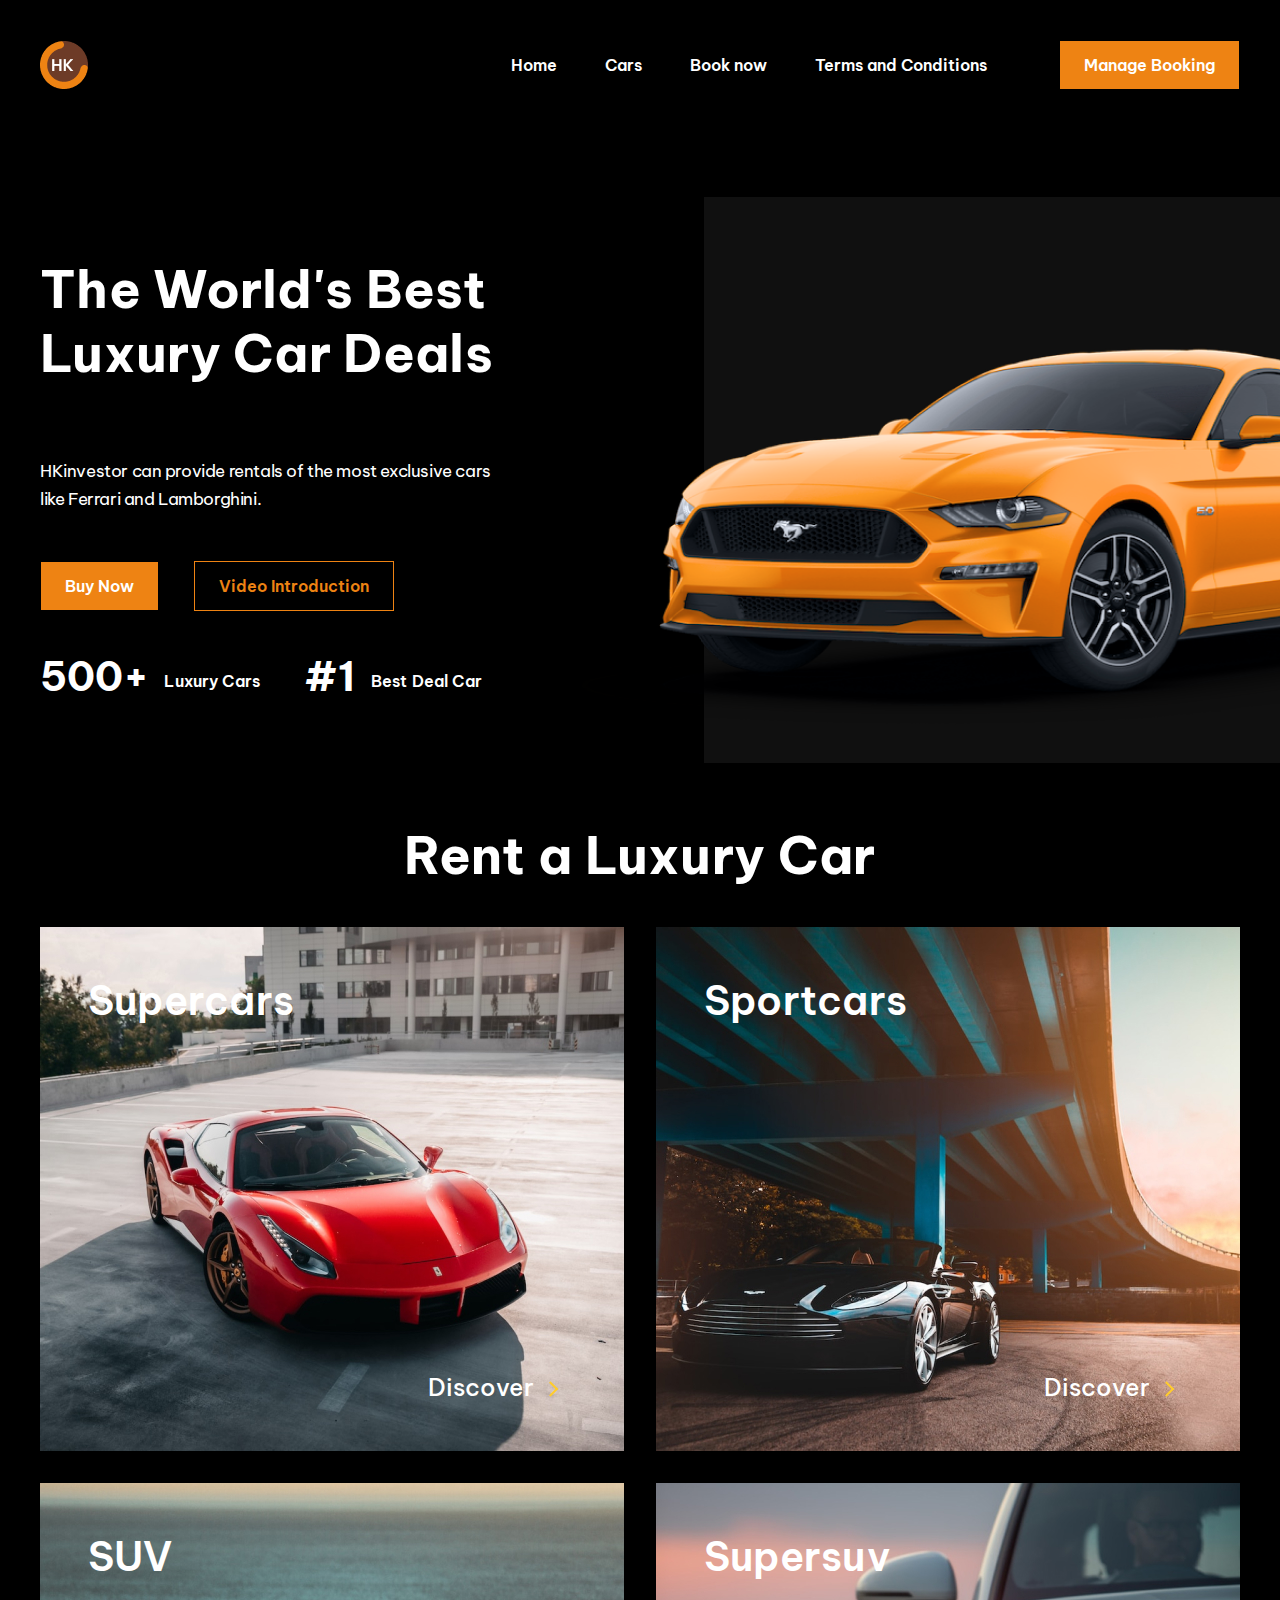
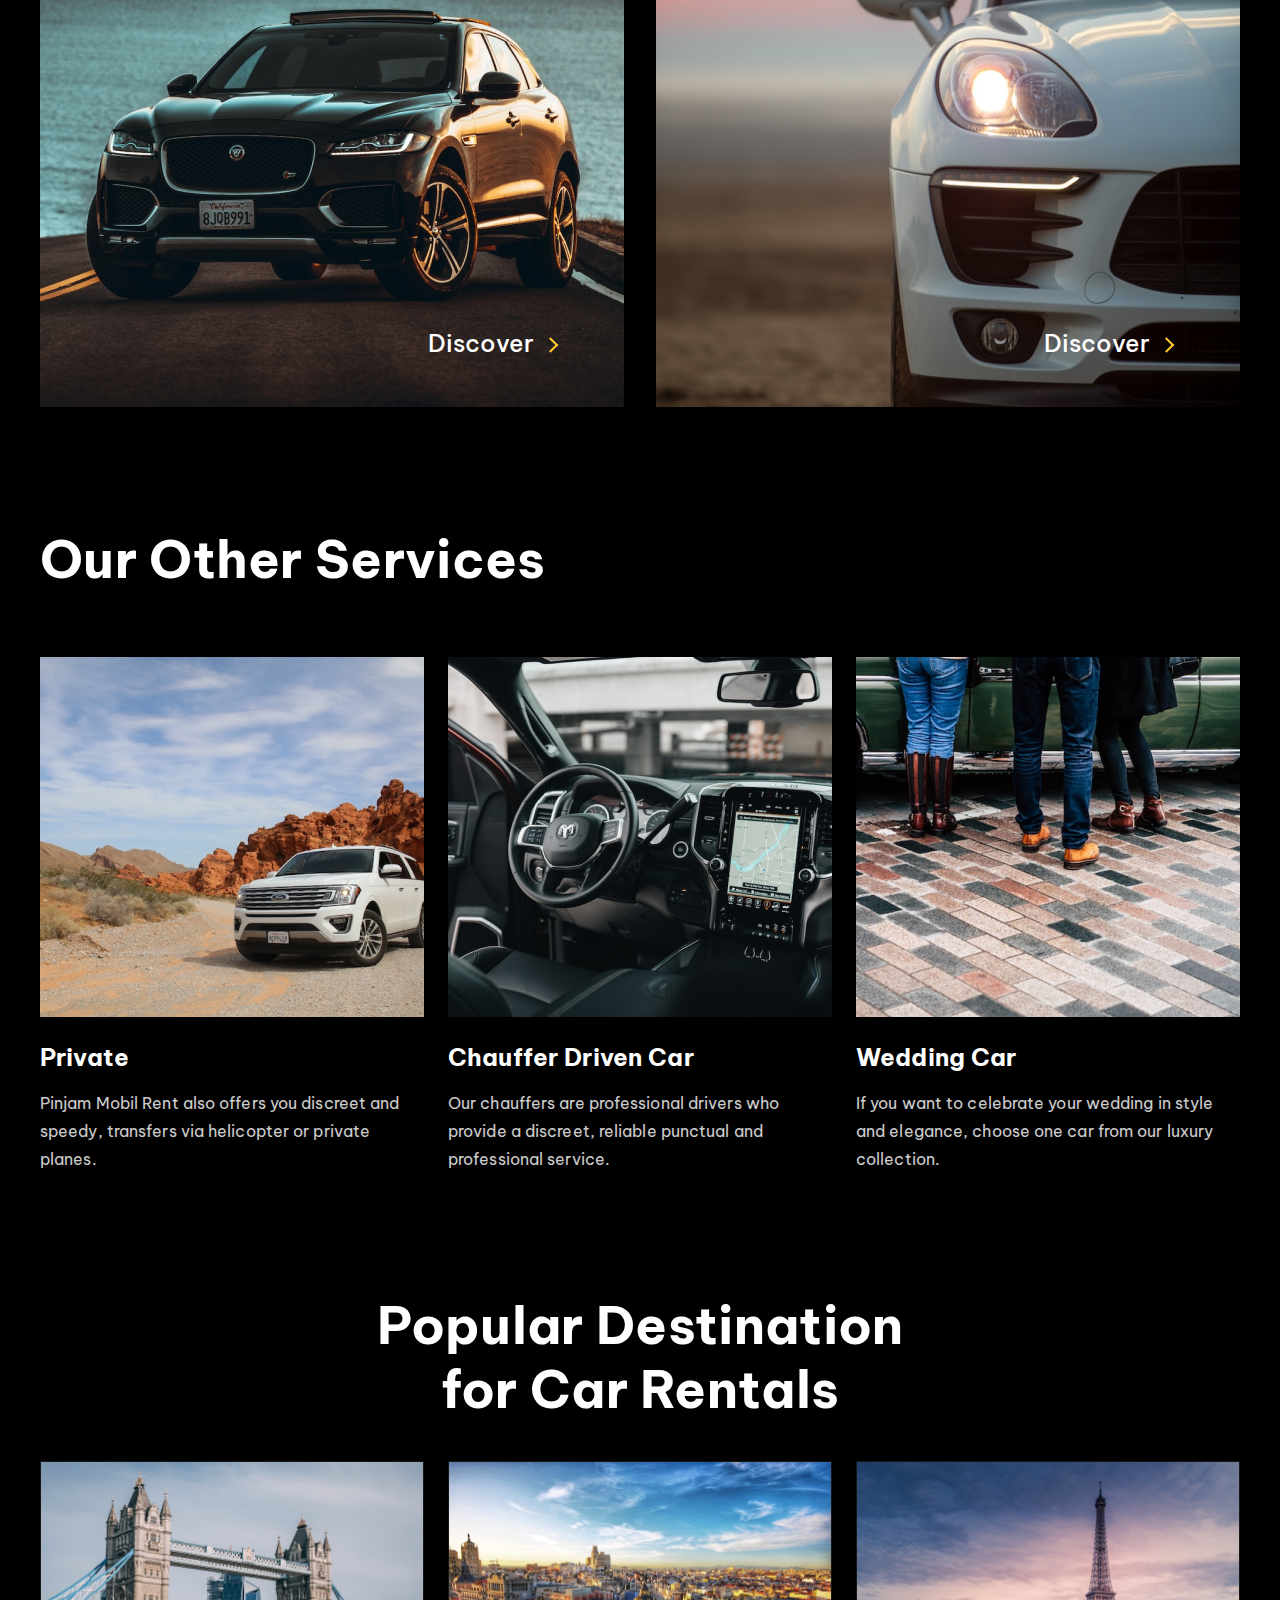
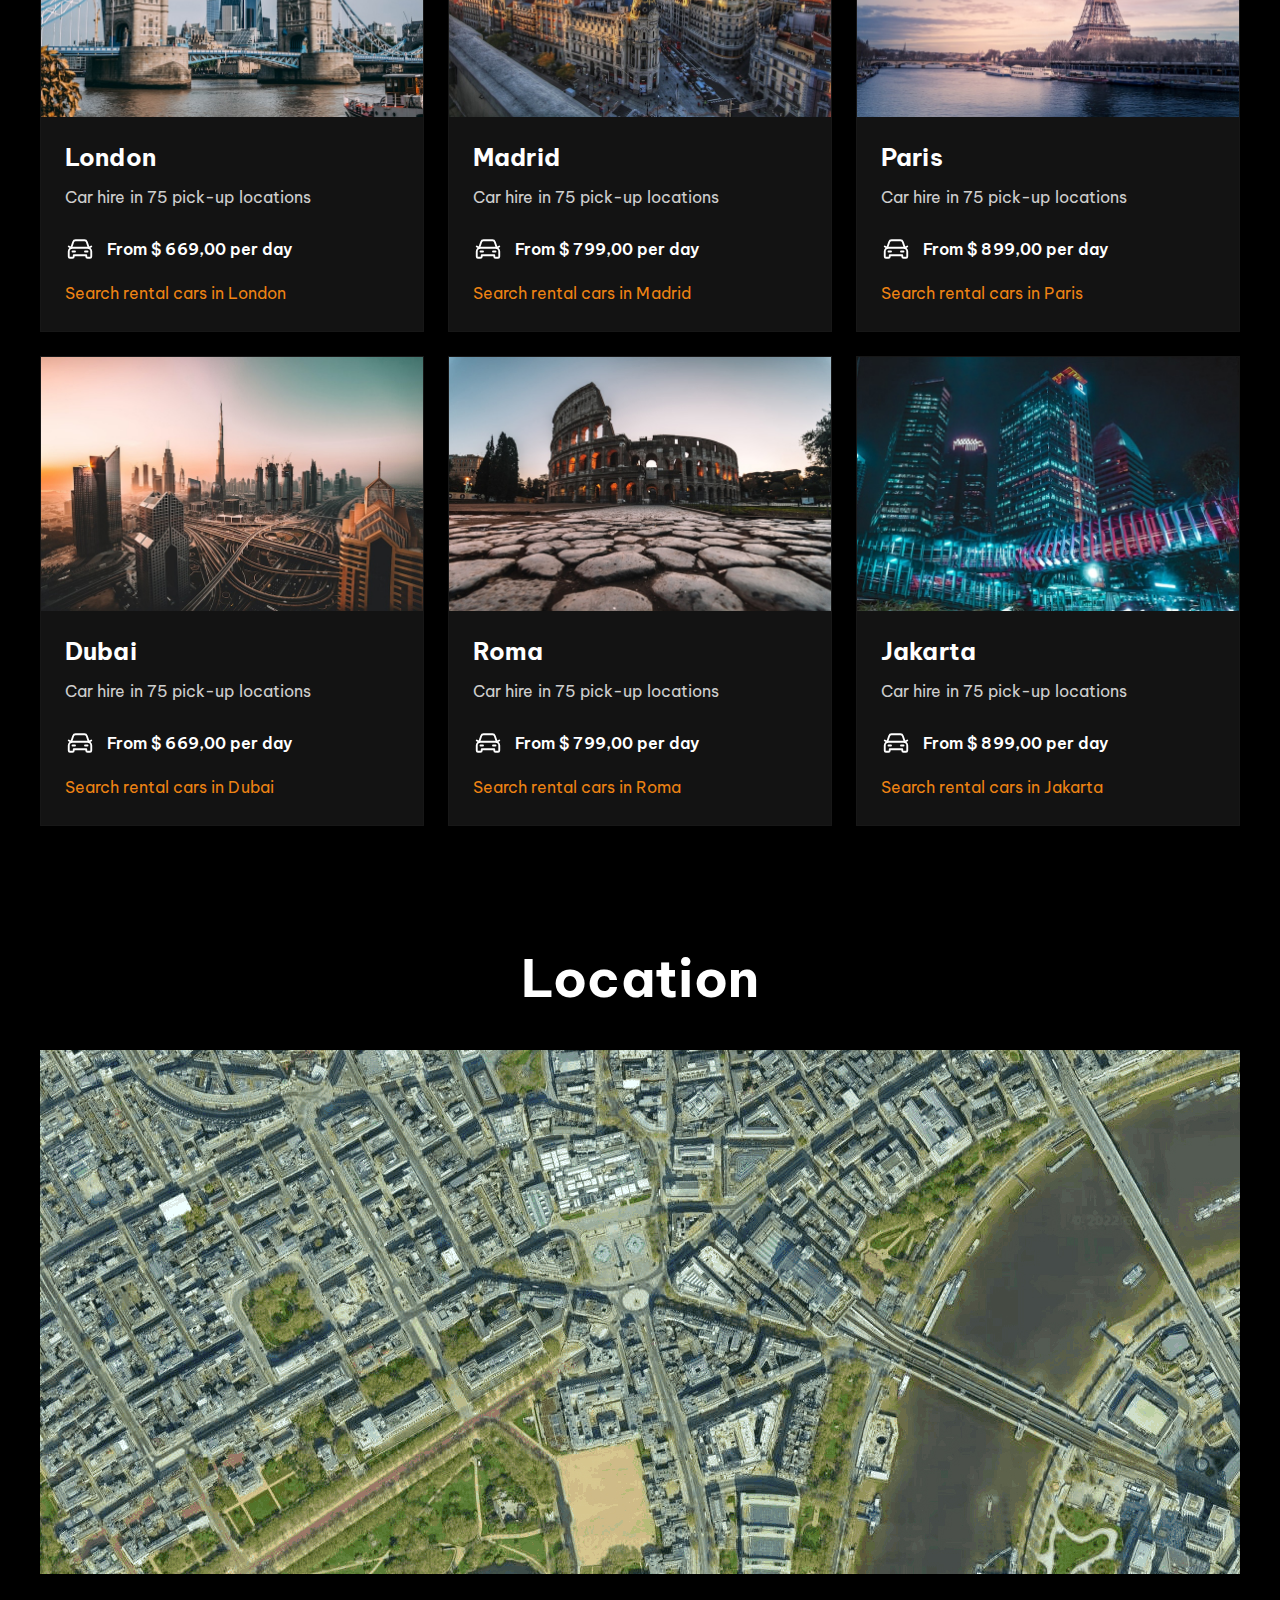
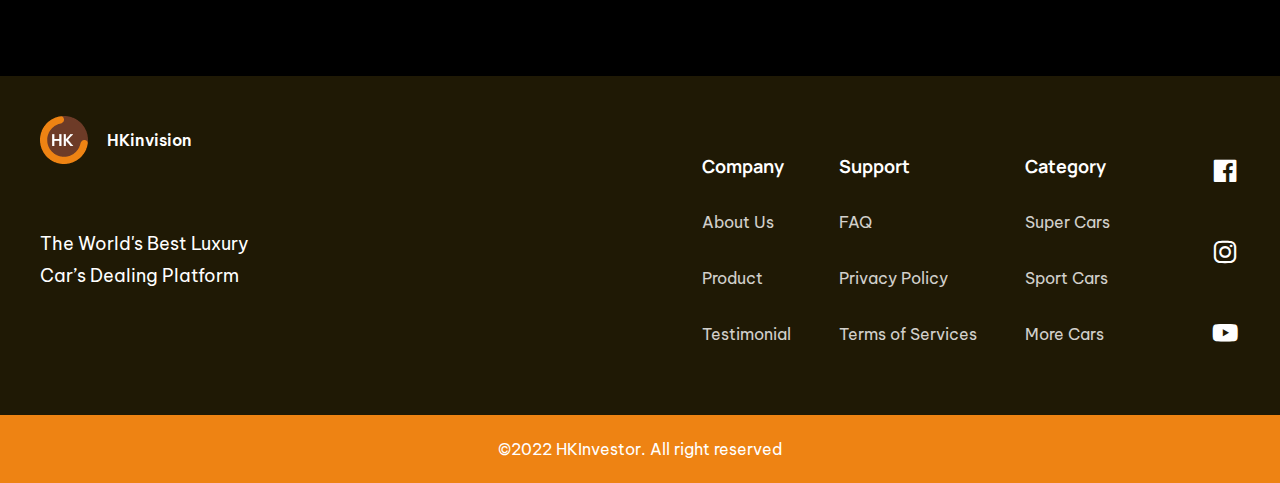
<file: index.html>
<!DOCTYPE html>
<html lang="en">
<head>
	<meta charset="UTF-8">
	<meta name="viewport" content="width=device-width, initial-scale=1.0">
	<title>HKinvision</title>

	<link href='https://unpkg.com/boxicons@2.1.4/css/boxicons.min.css' rel='stylesheet'>

	<link rel="apple-touch-icon" sizes="180x180" href="./favicon/apple-touch-icon.png">
	<link rel="icon" type="image/png" sizes="32x32" href="./favicon/favicon-32x32.png">
	<link rel="icon" type="image/png" sizes="16x16" href="./favicon/favicon-16x16.png">
	<link rel="manifest" href="./favicon/site.webmanifest">
	
	<link rel="stylesheet" href="./css/style.css">
</head>
<body>
	
	<header id="header-section">

		<div class="container">
			<div class="header">
				<div class="header__logo">
					<img class="logo" src="./img/Logo.png" alt="HKinvision Logo">
				</div>
				<nav class="navbar">
					<ul class="navbar__list">
						<li class="navbar__list-item">
							<a href="#" class="navbar__link">Home</a>
						</li>
						<li class="navbar__list-item">
							<a href="#" class="navbar__link">Cars</a>
						</li>
						<li class="navbar__list-item">
							<a href="#" class="navbar__link">Book now</a>
						</li>
						<li class="navbar__list-item">
							<a href="#" class="navbar__link">Terms and Conditions</a>
						</li>
					</ul>
				</nav>
				<button class="btn">Manage Booking</button>
			</div>
		</div>

	</header>

	<main>
		<section id="home-section">
			<div class="container">
				<div class="home">
					<h2 class="title home__title">The World's Best Luxury Car Deals</h2>
					<p class="home__text">HKinvestor can provide rentals of the most exclusive cars like Ferrari and Lamborghini.</p>
					<div class="home__buttons">
						<button class="btn">Buy Now</button>
						<button class="btn home__btn">Video Introduction</button>
					</div>
					<div class="home__features">
						<span class="home-features_text"><strong class="home-features__strong">500+</strong>Luxury Cars</span>
						<span class="home-features_text"><strong class="home-features__strong">#1</strong>Best Deal Car</span>
					</div>
				</div>
			</div>
			
			<div class="home__img">
			</div>	
		</section>

		<section id="rent-section">
			<div class="container">
				<div class="title rent__title">Rent a Luxury Car</div>
				<div class="rent__content">
					<div class="rent">
						<span class="rent__name">Supercars</span>
						<a href="#" class="rent__link">Discover</a>
					</div>
					<div class="rent">
						<span class="rent__name">Sportcars</span>
						<a href="#" class="rent__link">Discover</a>
					</div>
					<div class="rent">
						<span class="rent__name">SUV</span>
						<a href="#" class="rent__link">Discover</a>
					</div>
					<div class="rent">
						<span class="rent__name">Supersuv</span>
						<a href="#" class="rent__link">Discover</a>
					</div>
				</div>
			</div>
		</section>

		<section id="services-section">
			<div class="container">
				<div class="title services__title">Our Other Services</div>
				<div class="services__content">
					<div class="services">
						<img class="services__img" src="./img/services/services1.jpg" alt="">
						<h3 class="services__name">Private</h3>
						<p class="services__text">Pinjam Mobil Rent also offers you discreet and speedy, transfers via helicopter or private planes.</p>
					</div>
					<div class="services">
						<img class="services__img" src="./img/services/services2.jpg" alt="">
						<h3 class="services__name">Chauffer Driven Car</h3>
						<p class="services__text">Our chauffers are professional drivers who provide a discreet, reliable punctual and professional service.</p>
					</div>
					<div class="services">
						<img class="services__img" src="./img/services/services3.jpg" alt="">
						<h3 class="services__name">Wedding Car</h3>
						<p class="services__text">If you want to celebrate your wedding in style and elegance, choose one car from our luxury collection.</p>
					</div>
				</div>
			</div>
		</section>

		<section id="Destination-section">
			<div class="container">
				<div class="title Destination__title">Popular Destination for Car Rentals</div>
				<div class="Destination__content">
	
					<div class="Destination">
						<img class="Destination__img" src="./img/destination/destination1.jpg" alt="">
						<div class="Destination__info">
							<h3 class="Destination__name">London</h3>
							<p class="Destination__text">Car hire in 75 pick-up locations</p>
							<b class="Destination__price">From $ 669,00 per day</b>
							<a href="#" class="Destination__location">Search rental cars in London</a>
						</div>
					</div>

					<div class="Destination">
						<img class="Destination__img" src="./img/destination/destination2.jpg" alt="">
						<div class="Destination__info">
							<h3 class="Destination__name">Madrid</h3>
							<p class="Destination__text">Car hire in 75 pick-up locations</p>
							<b class="Destination__price">From $ 799,00 per day</b>
							<a href="#" class="Destination__location">Search rental cars in Madrid</a>
						</div>
					</div>

					<div class="Destination">
						<img class="Destination__img" src="./img/destination/destination3.jpg" alt="">
						<div class="Destination__info">
							<h3 class="Destination__name">Paris</h3>
							<p class="Destination__text">Car hire in 75 pick-up locations</p>
							<b class="Destination__price">From $ 899,00 per day</b>
							<a href="#" class="Destination__location">Search rental cars in Paris</a>
						</div>
					</div>

					<div class="Destination">
						<img class="Destination__img" src="./img/destination/destination4.jpg" alt="">
						<div class="Destination__info">
							<h3 class="Destination__name">Dubai</h3>
							<p class="Destination__text">Car hire in 75 pick-up locations</p>
							<b class="Destination__price">From $ 669,00 per day</b>
							<a href="#" class="Destination__location">Search rental cars in Dubai</a>
						</div>
					</div>

					<div class="Destination">
						<img class="Destination__img" src="./img/destination/destination5.jpg" alt="">
						<div class="Destination__info">
							<h3 class="Destination__name">Roma</h3>
							<p class="Destination__text">Car hire in 75 pick-up locations</p>
							<b class="Destination__price">From $ 799,00 per day</b>
							<a href="#" class="Destination__location">Search rental cars in Roma</a>
						</div>
					</div>

					<div class="Destination">
						<img class="Destination__img" src="./img/destination/destination6.jpg" alt="">
						<div class="Destination__info">
							<h3 class="Destination__name">Jakarta</h3>
							<p class="Destination__text">Car hire in 75 pick-up locations</p>
							<b class="Destination__price">From $ 899,00 per day</b>
							<a href="#" class="Destination__location">Search rental cars in Jakarta</a>
						</div>

					</div>
					
				</div>
			</div>
		</section>

		<section id="location-section">
			<div class="container">
				<div class="title location__title">Location</div>
						<img class="location__img" src="./img/location/location.jpg" alt="HKinvision Address">
			</div>
		</section>

	</main>

	<footer id="footer__section">
		<div class="container">
			<div class="footer">

				<div class="footer__about">
					<div class="footer__logo-content">
						<img class="logo" src="./img/Logo.png" alt="HKinvision logo">
						<h3 class="footer__logo-name">HKinvision</h3>
					</div>
					<p class="footer__text">The World's Best Luxury Car’s Dealing Platform</p>
				</div>

				<div class="footer__nav">
					<div class="footer__navbar">
						<h3 class="footer__navbar-title">Company</h3>
						<ul class="foooter__navbar-list">
							<li class="footer__navbar-item">
								<a href="#" class="footer__navbar-link">About Us</a>
							</li>
							<li class="footer__navbar-item">
								<a href="#" class="footer__navbar-link">Product</a>
							</li>
							<li class="footer__navbar-item">
								<a href="#" class="footer__navbar-link">Testimonial</a>
							</li>
						</ul>
					</div>
					<div class="footer__navbar">
						<h3 class="footer__navbar-title">Support</h3>
						<ul class="foooter__navbar-list">
							<li class="footer__navbar-item">
								<a href="#" class="footer__navbar-link">FAQ</a>
							</li>
							<li class="footer__navbar-item">
								<a href="#" class="footer__navbar-link">Privacy Policy</a>
							</li>
							<li class="footer__navbar-item">
								<a href="#" class="footer__navbar-link">Terms of Services</a>
							</li>
						</ul>
					</div>
					<div class="footer__navbar">
						<h3 class="footer__navbar-title">Category</h3>
						<ul class="foooter__navbar-list">
							<li class="footer__navbar-item">
								<a href="#" class="footer__navbar-link">Super Cars</a>
							</li>
							<li class="footer__navbar-item">
								<a href="#" class="footer__navbar-link">Sport Cars</a>
							</li>
							<li class="footer__navbar-item">
								<a href="#" class="footer__navbar-link">More Cars</a>
							</li>
						</ul>
					</div>
				</div>

				<div class="footer__soc">
					<a href="#" class="footer__soc-link"><i class='bx bxl-facebook-square'></i></a>
					<a href="#" class="footer__soc-link"><i class='bx bxl-instagram'></i></a>
					<a href="#" class="footer__soc-link"><i class='bx bxl-youtube'></i></a>
				</div>

			</div>
		</div>

		<div class="footer__copyright">
			<div class="container">
				<p class="footer__copyright-text">©2022 HKInvestor. All right reserved</p>
			</div>
		</div>
	</footer>

</body>
</html>
</file>
<file: css/style.css>
@import url('https://fonts.googleapis.com/css2?family=Be+Vietnam+Pro:wght@400;500;600;700&display=swap');
@import url('https://fonts.googleapis.com/css2?family=Manrope:wght@700&display=swap');
/* импортирую шрифт */

@import url('./zero.css'); 
/* импортирую нулой стиль */
@import url('./normalize.css');
/* импортирю нормализующий стиль */
@import url('./default.css'); 
/* иммпортирую стандарт для сайта */
@import url('./header.css');
/* стиль хэддера */
@import url('./home.css');
/* стиль стр home */
@import url('./rent.css');
/* стиль стр rent */
@import url('./services.css');
/* стиль стр services */
@import url('./destination.css');
/* стиль стр Destination */
@import url('./location.css');
@import url('./footer.css');
</file>
